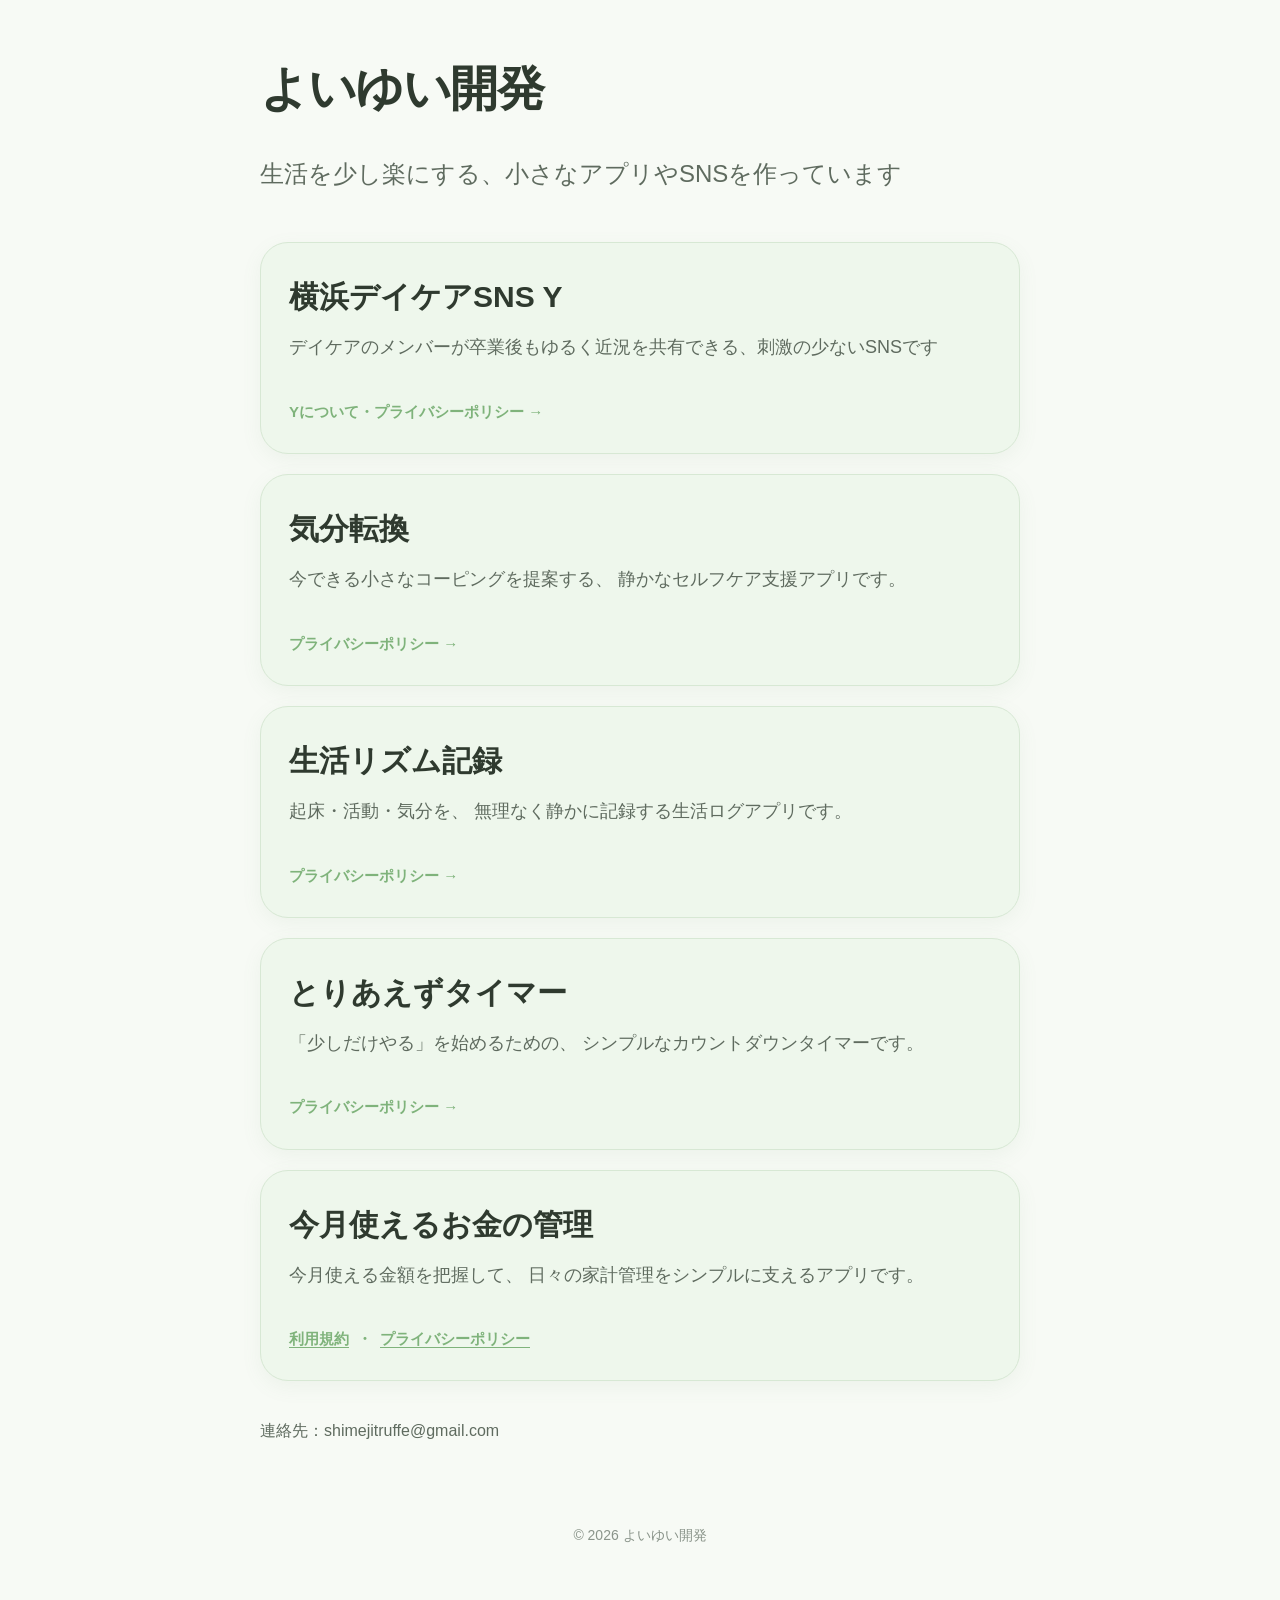
<file: index.html>
<!DOCTYPE html>
<html lang="ja">

<head>
  <meta charset="UTF-8" />
  <meta name="viewport" content="width=device-width, initial-scale=1.0" />
  <title>よいゆい開発</title>

  <style>
    :root {
      --bg: #f7faf5;
      --card: #eef7ec;
      --text: #2f3a2f;
      --subtext: #5f6b5f;
      --accent: #9fcf9b;
      --accent-dark: #7fb37b;
      --border: #d7e8d4;
      --shadow: rgba(120, 150, 120, 0.08);
    }

    * {
      box-sizing: border-box;
    }

    body {
      margin: 0;
      padding: 48px 20px 64px;
      background: var(--bg);
      color: var(--text);
      font-family:
        -apple-system,
        BlinkMacSystemFont,
        "Hiragino Sans",
        "Yu Gothic",
        sans-serif;
      line-height: 1.7;
    }

    .container {
      max-width: 760px;
      margin: 0 auto;
    }

    h1 {
      margin: 0;
      font-size: 48px;
      font-weight: 800;
      letter-spacing: -0.03em;
    }

    .lead {
      margin-top: 24px;
      margin-bottom: 48px;
      font-size: 24px;
      color: var(--subtext);
    }

    .support {
      color: var(--subtext);
    }

    .app-list {
      display: flex;
      flex-direction: column;
      gap: 20px;
    }

    .app-card {
      display: block;
      text-decoration: none;
      background: var(--card);
      border: 1px solid var(--border);
      border-radius: 28px;
      padding: 28px;
      transition:
        transform 0.15s ease,
        box-shadow 0.15s ease,
        border-color 0.15s ease;
      box-shadow: 0 6px 20px var(--shadow);
    }

    .app-card:hover {
      transform: translateY(-2px);
      border-color: var(--accent);
      box-shadow: 0 10px 28px rgba(120, 150, 120, 0.12);
    }

    .app-title {
      margin: 0;
      font-size: 30px;
      font-weight: 700;
      color: var(--text);
    }

    .app-description {
      margin-top: 10px;
      font-size: 18px;
      color: var(--subtext);
    }

    .policy-label {
      margin-top: 18px;
      display: inline-flex;
      align-items: center;
      gap: 8px;
      font-size: 15px;
      font-weight: 600;
      color: var(--accent-dark);
    }

    .policy-label a {
      color: inherit;
      text-underline-offset: 3px;
    }

    footer {
      margin-top: 64px;
      font-size: 14px;
      color: #8a948a;
      text-align: center;
    }

    @media (max-width: 640px) {
      body {
        padding: 36px 16px 48px;
      }

      h1 {
        font-size: 38px;
      }

      .lead {
        font-size: 20px;
        margin-bottom: 36px;
      } 

      .app-card {
        padding: 24px;
        border-radius: 24px;
      }

      .app-title {
        font-size: 26px;
      }

      .app-description {
        font-size: 16px;
      }
    }
  </style>
</head>

<body>
  <div class="container">

    <h1>よいゆい開発</h1>

    <p class="lead">
      生活を少し楽にする、小さなアプリやSNSを作っています
    </p>

    <div class="app-list">

      <a class="app-card" href="./y/about.html">
        <h2 class="app-title">横浜デイケアSNS Y</h2>

        <p class="app-description">
          デイケアのメンバーが卒業後もゆるく近況を共有できる、刺激の少ないSNSです
        </p>
        <div class="policy-label">
          Yについて・プライバシーポリシー →
        </div>
      </a>

      <a class="app-card" href="./kibuntenkan/privacy.html">
        <h2 class="app-title">気分転換</h2>

        <p class="app-description">
          今できる小さなコーピングを提案する、
          静かなセルフケア支援アプリです。
        </p>

        <div class="policy-label">
          プライバシーポリシー →
        </div>
      </a>

      <a class="app-card" href="./life-record/privacy.html">
        <h2 class="app-title">生活リズム記録</h2>

        <p class="app-description">
          起床・活動・気分を、
          無理なく静かに記録する生活ログアプリです。
        </p>

        <div class="policy-label">
          プライバシーポリシー →
        </div>
      </a>

      <a class="app-card" href="./toriaezu/privacy.html">
        <h2 class="app-title">とりあえずタイマー</h2>

        <p class="app-description">
          「少しだけやる」を始めるための、
          シンプルなカウントダウンタイマーです。
        </p>

        <div class="policy-label">
          プライバシーポリシー →
        </div>
      </a>

      <div class="app-card">
        <h2 class="app-title">今月使えるお金の管理</h2>

        <p class="app-description">
          今月使える金額を把握して、
          日々の家計管理をシンプルに支えるアプリです。
        </p>

        <div class="policy-label">
          <a href="./money-management/terms.html">利用規約</a>
          <span aria-hidden="true">・</span>
          <a href="./money-management/privacy.html">プライバシーポリシー</a>
        </div>
      </div>
      <p class="support">連絡先：shimejitruffe@gmail.com</p>
    </div>

    <footer>
      © 2026 よいゆい開発
    </footer>

  </div>
</body>

</html>
</file>
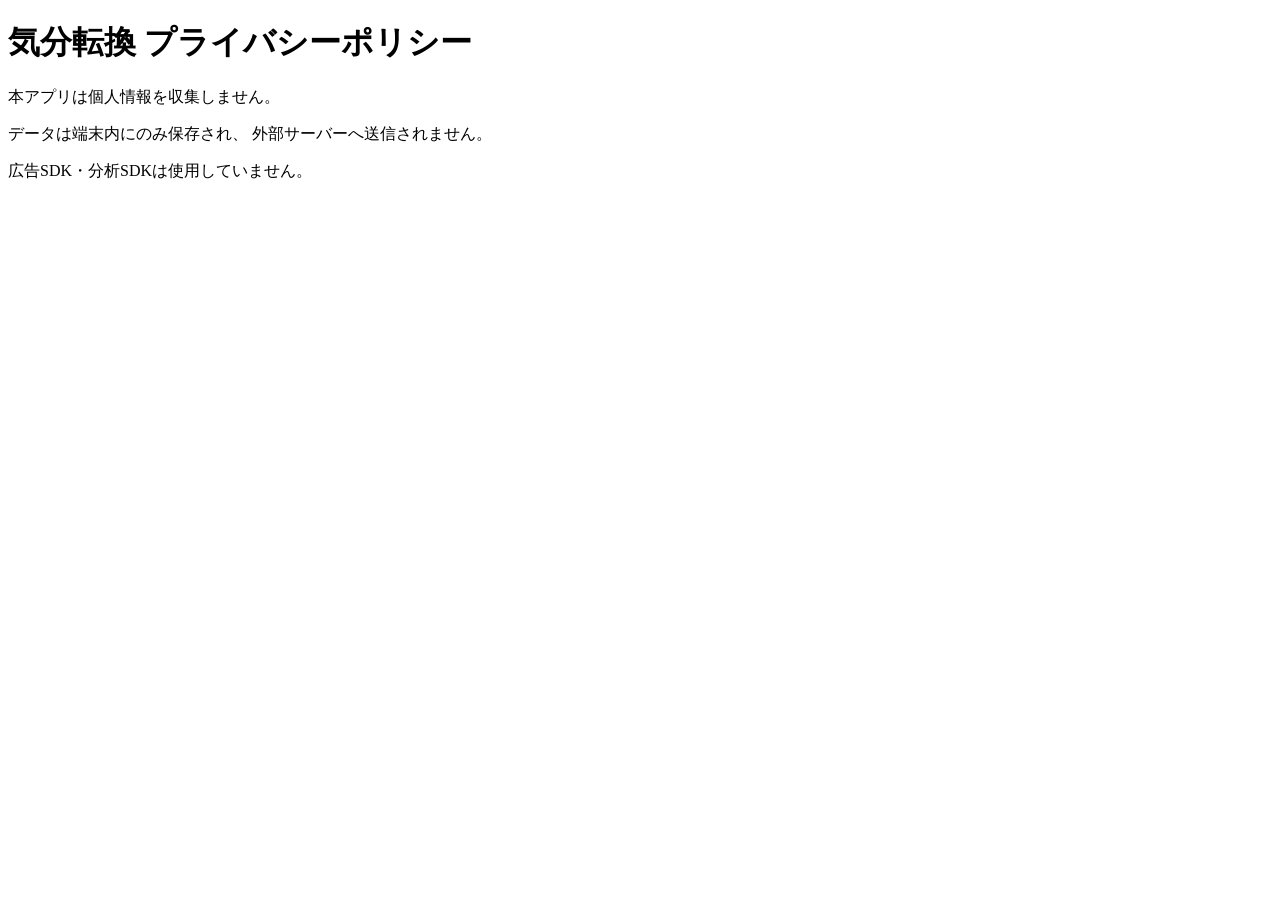
<file: kibuntenkan/privacy.html>
<!DOCTYPE html>
<html lang="ja">
<head>
  <meta charset="UTF-8">
  <title>気分転換 プライバシーポリシー</title>
</head>
<body>
  <h1>気分転換 プライバシーポリシー</h1>

  <p>
    本アプリは個人情報を収集しません。
  </p>

  <p>
    データは端末内にのみ保存され、
    外部サーバーへ送信されません。
  </p>

  <p>
    広告SDK・分析SDKは使用していません。
  </p>
</body>
</html>
</file>
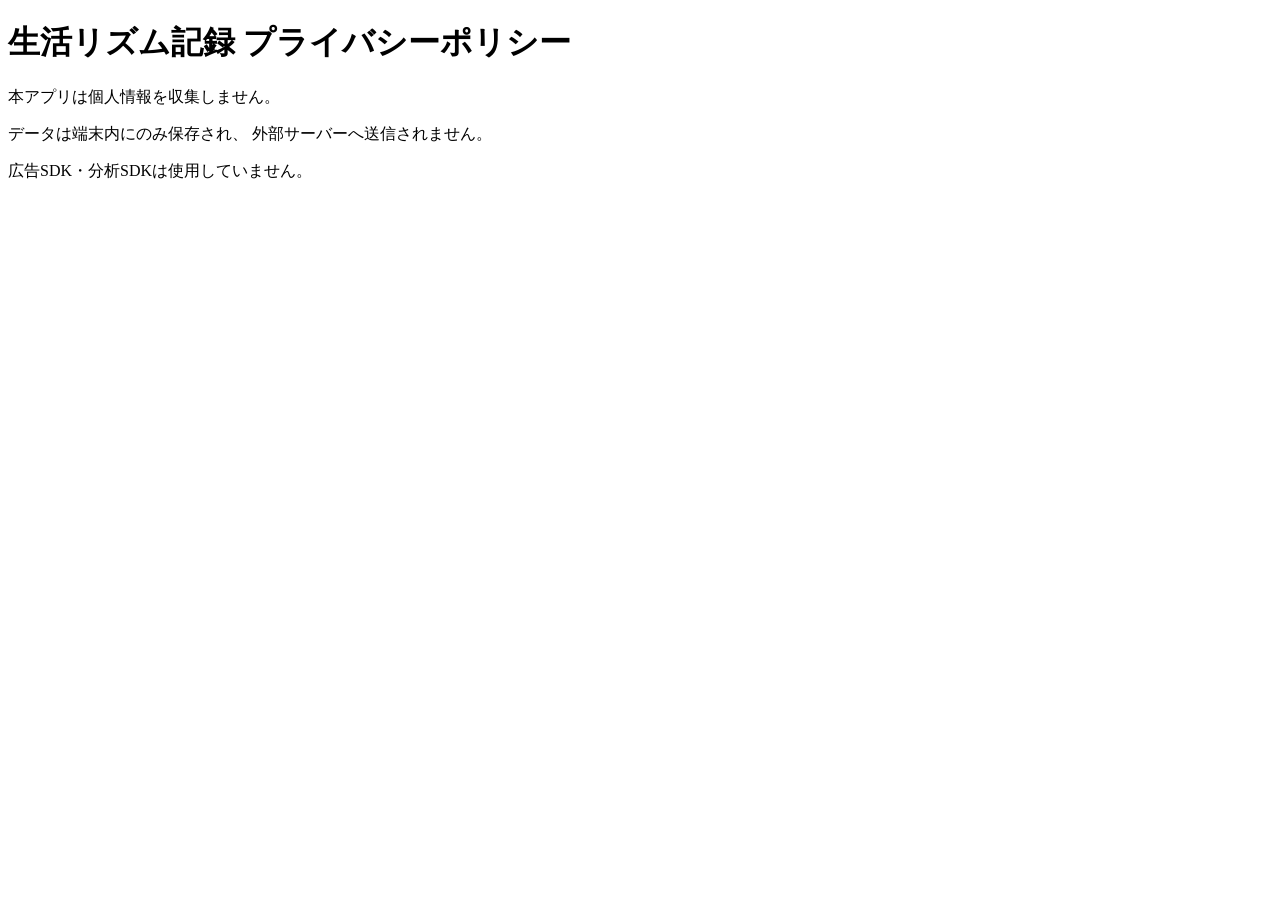
<file: life-record/privacy.html>
<!DOCTYPE html>
<html lang="ja">
<head>
  <meta charset="UTF-8">
  <title>生活リズム記録 プライバシーポリシー</title>
</head>
<body>
  <h1>生活リズム記録 プライバシーポリシー</h1>

  <p>
    本アプリは個人情報を収集しません。
  </p>

  <p>
    データは端末内にのみ保存され、
    外部サーバーへ送信されません。
  </p>

  <p>
    広告SDK・分析SDKは使用していません。
  </p>
</body>
</html>
</file>
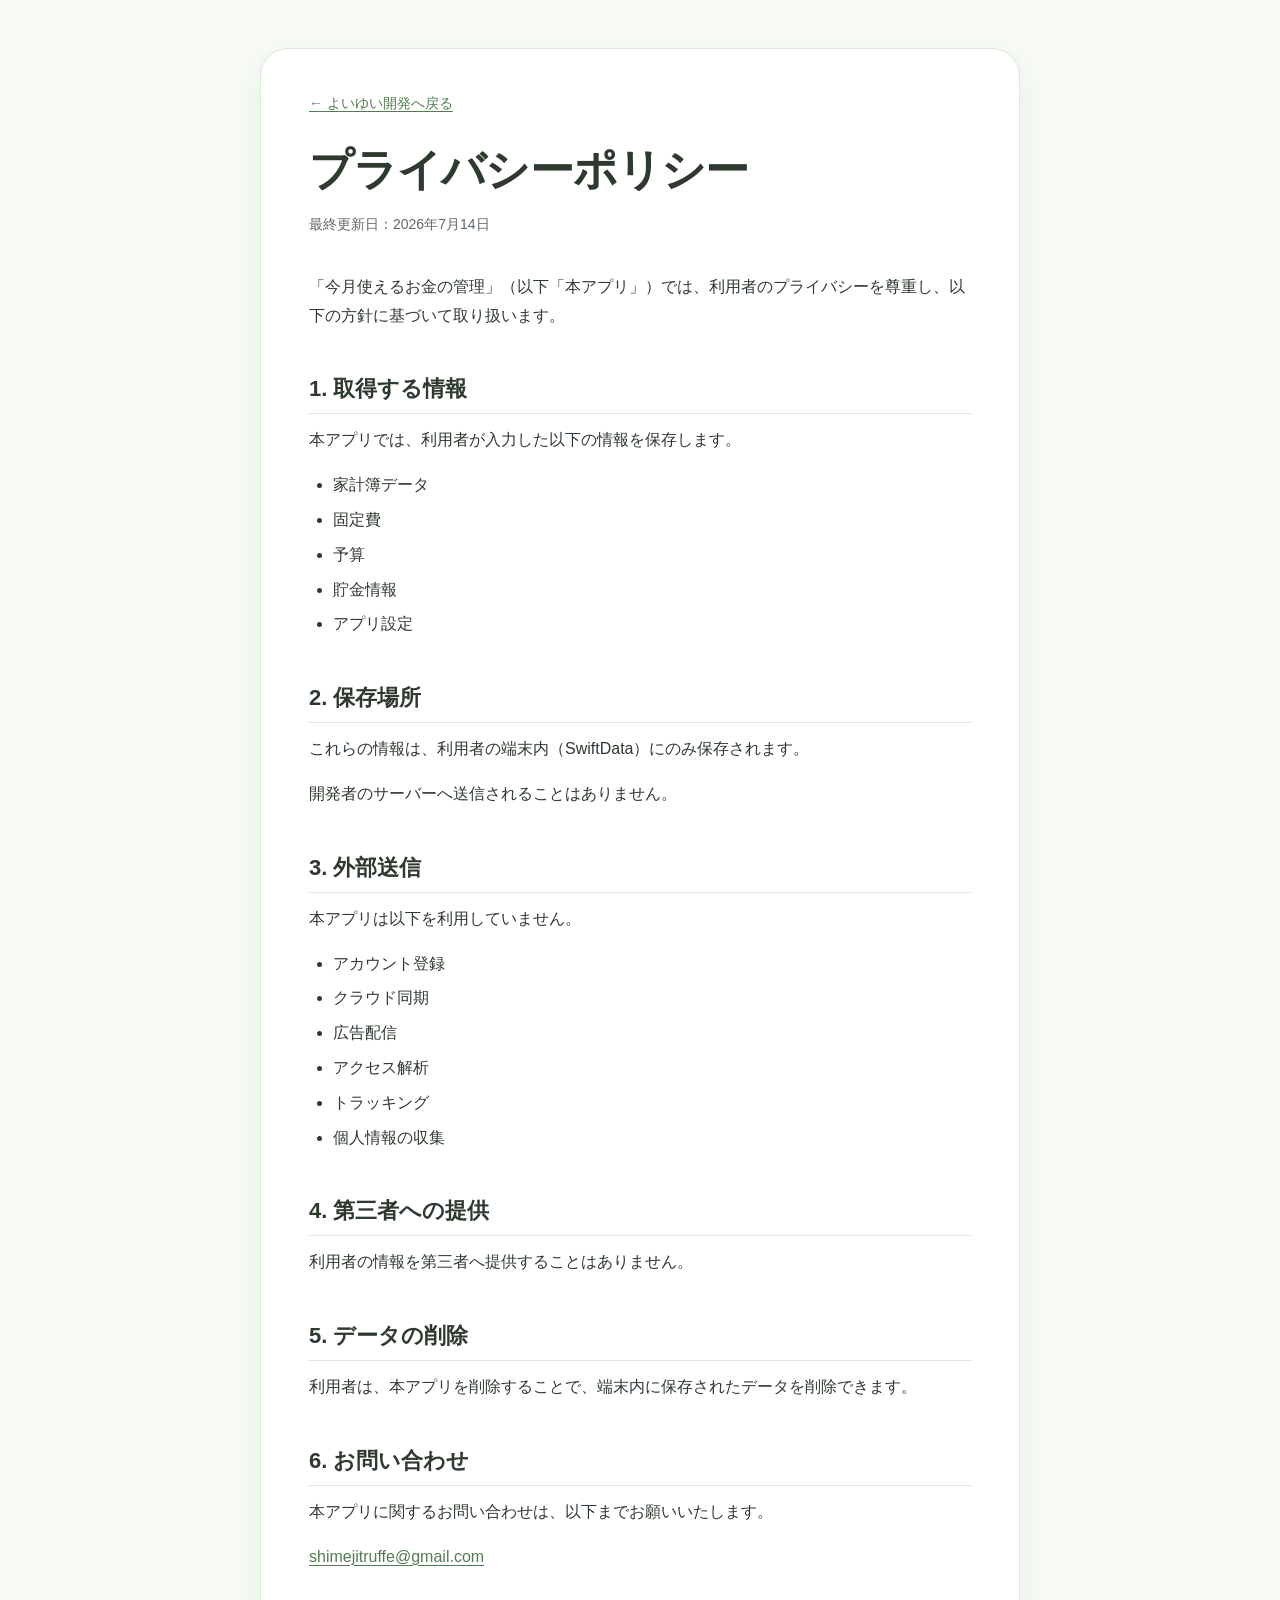
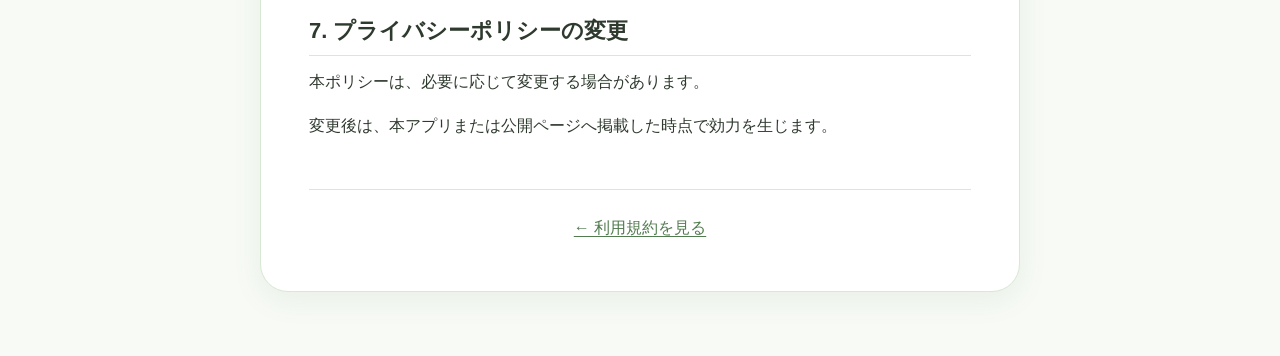
<file: money-management/privacy.html>
<!DOCTYPE html>
<html lang="ja">
<head>
  <meta charset="UTF-8">
  <meta name="viewport" content="width=device-width, initial-scale=1.0">
  <meta name="description" content="今月使えるお金の管理アプリのプライバシーポリシー">
  <title>プライバシーポリシー | 今月使えるお金の管理</title>
  <link rel="stylesheet" href="./style.css">
</head>
<body>
  <main>
    <a class="back-link" href="../index.html">← よいゆい開発へ戻る</a>
    <h1>プライバシーポリシー</h1>
    <p class="updated">最終更新日：2026年7月14日</p>

    <p>「今月使えるお金の管理」（以下「本アプリ」）では、利用者のプライバシーを尊重し、以下の方針に基づいて取り扱います。</p>

    <h2>1. 取得する情報</h2>
    <p>本アプリでは、利用者が入力した以下の情報を保存します。</p>
    <ul>
      <li>家計簿データ</li>
      <li>固定費</li>
      <li>予算</li>
      <li>貯金情報</li>
      <li>アプリ設定</li>
    </ul>

    <h2>2. 保存場所</h2>
    <p>これらの情報は、利用者の端末内（SwiftData）にのみ保存されます。</p>
    <p>開発者のサーバーへ送信されることはありません。</p>

    <h2>3. 外部送信</h2>
    <p>本アプリは以下を利用していません。</p>
    <ul>
      <li>アカウント登録</li>
      <li>クラウド同期</li>
      <li>広告配信</li>
      <li>アクセス解析</li>
      <li>トラッキング</li>
      <li>個人情報の収集</li>
    </ul>

    <h2>4. 第三者への提供</h2>
    <p>利用者の情報を第三者へ提供することはありません。</p>

    <h2>5. データの削除</h2>
    <p>利用者は、本アプリを削除することで、端末内に保存されたデータを削除できます。</p>

    <h2>6. お問い合わせ</h2>
    <p>本アプリに関するお問い合わせは、以下までお願いいたします。</p>
    <p><a class="contact-link" href="mailto:shimejitruffe@gmail.com">shimejitruffe@gmail.com</a></p>

    <h2>7. プライバシーポリシーの変更</h2>
    <p>本ポリシーは、必要に応じて変更する場合があります。</p>
    <p>変更後は、本アプリまたは公開ページへ掲載した時点で効力を生じます。</p>

    <nav class="page-switcher" aria-label="関連ページ">
      <a href="./terms.html">← 利用規約を見る</a>
    </nav>
  </main>
</body>
</html>
</file>
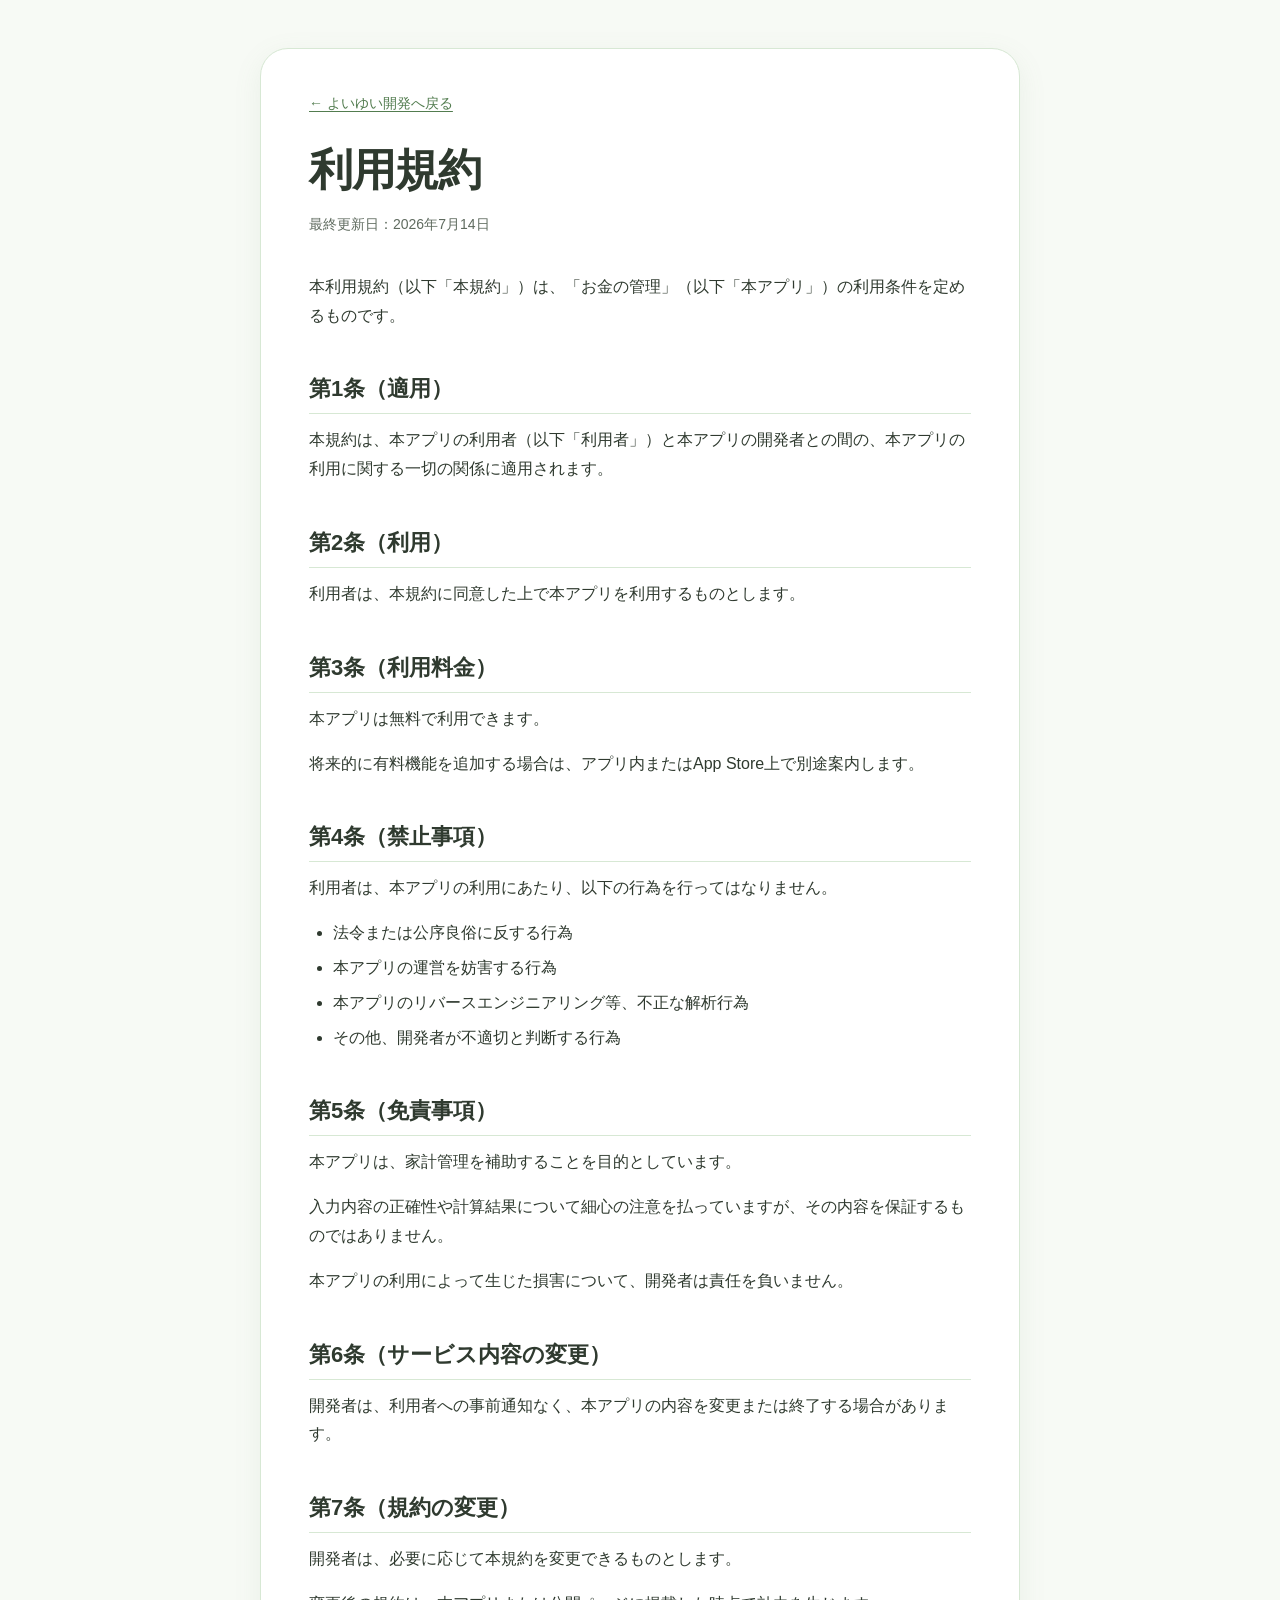
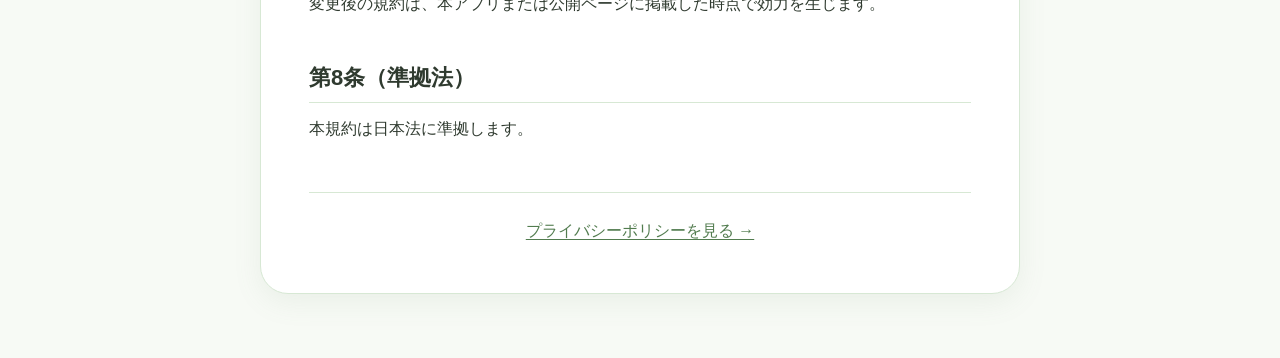
<file: money-management/terms.html>
<!DOCTYPE html>
<html lang="ja">
<head>
  <meta charset="UTF-8">
  <meta name="viewport" content="width=device-width, initial-scale=1.0">
  <meta name="description" content="今月使えるお金の管理アプリの利用規約">
  <title>利用規約 | 今月使えるお金の管理</title>
  <link rel="stylesheet" href="./style.css">
</head>
<body>
  <main>
    <a class="back-link" href="../index.html">← よいゆい開発へ戻る</a>
    <h1>利用規約</h1>
    <p class="updated">最終更新日：2026年7月14日</p>

    <p>本利用規約（以下「本規約」）は、「お金の管理」（以下「本アプリ」）の利用条件を定めるものです。</p>

    <h2>第1条（適用）</h2>
    <p>本規約は、本アプリの利用者（以下「利用者」）と本アプリの開発者との間の、本アプリの利用に関する一切の関係に適用されます。</p>

    <h2>第2条（利用）</h2>
    <p>利用者は、本規約に同意した上で本アプリを利用するものとします。</p>

    <h2>第3条（利用料金）</h2>
    <p>本アプリは無料で利用できます。</p>
    <p>将来的に有料機能を追加する場合は、アプリ内またはApp Store上で別途案内します。</p>

    <h2>第4条（禁止事項）</h2>
    <p>利用者は、本アプリの利用にあたり、以下の行為を行ってはなりません。</p>
    <ul>
      <li>法令または公序良俗に反する行為</li>
      <li>本アプリの運営を妨害する行為</li>
      <li>本アプリのリバースエンジニアリング等、不正な解析行為</li>
      <li>その他、開発者が不適切と判断する行為</li>
    </ul>

    <h2>第5条（免責事項）</h2>
    <p>本アプリは、家計管理を補助することを目的としています。</p>
    <p>入力内容の正確性や計算結果について細心の注意を払っていますが、その内容を保証するものではありません。</p>
    <p>本アプリの利用によって生じた損害について、開発者は責任を負いません。</p>

    <h2>第6条（サービス内容の変更）</h2>
    <p>開発者は、利用者への事前通知なく、本アプリの内容を変更または終了する場合があります。</p>

    <h2>第7条（規約の変更）</h2>
    <p>開発者は、必要に応じて本規約を変更できるものとします。</p>
    <p>変更後の規約は、本アプリまたは公開ページに掲載した時点で効力を生じます。</p>

    <h2>第8条（準拠法）</h2>
    <p>本規約は日本法に準拠します。</p>

    <nav class="page-switcher" aria-label="関連ページ">
      <a href="./privacy.html">プライバシーポリシーを見る →</a>
    </nav>
  </main>
</body>
</html>
</file>
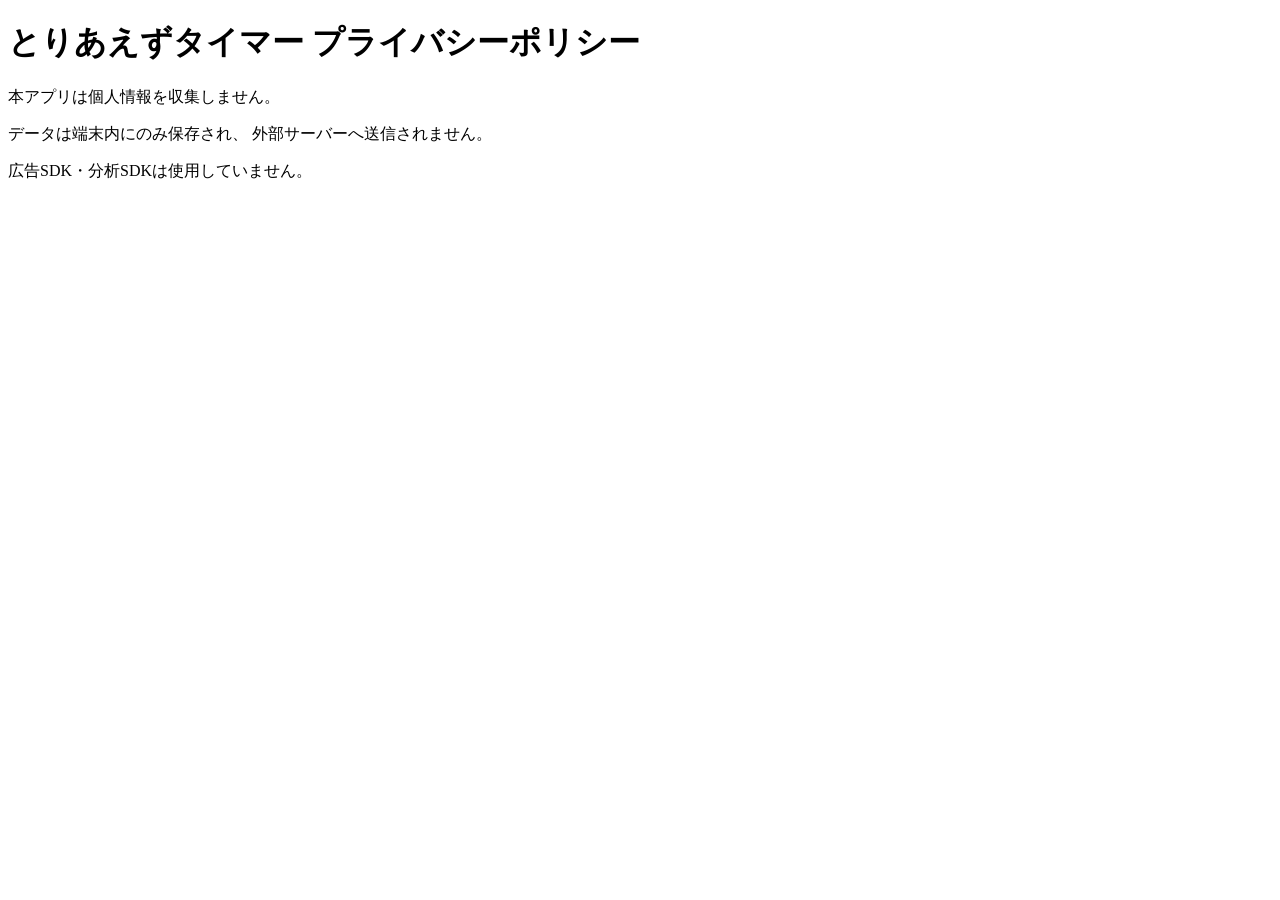
<file: toriaezu/privacy.html>
<!DOCTYPE html>
<html lang="ja">
<head>
  <meta charset="UTF-8">
  <title>とりあえずタイマー プライバシーポリシー</title>
</head>
<body>
  <h1>とりあえずタイマー プライバシーポリシー</h1>

  <p>
    本アプリは個人情報を収集しません。
  </p>

  <p>
    データは端末内にのみ保存され、
    外部サーバーへ送信されません。
  </p>

  <p>
    広告SDK・分析SDKは使用していません。
  </p>
</body>
</html>
</file>
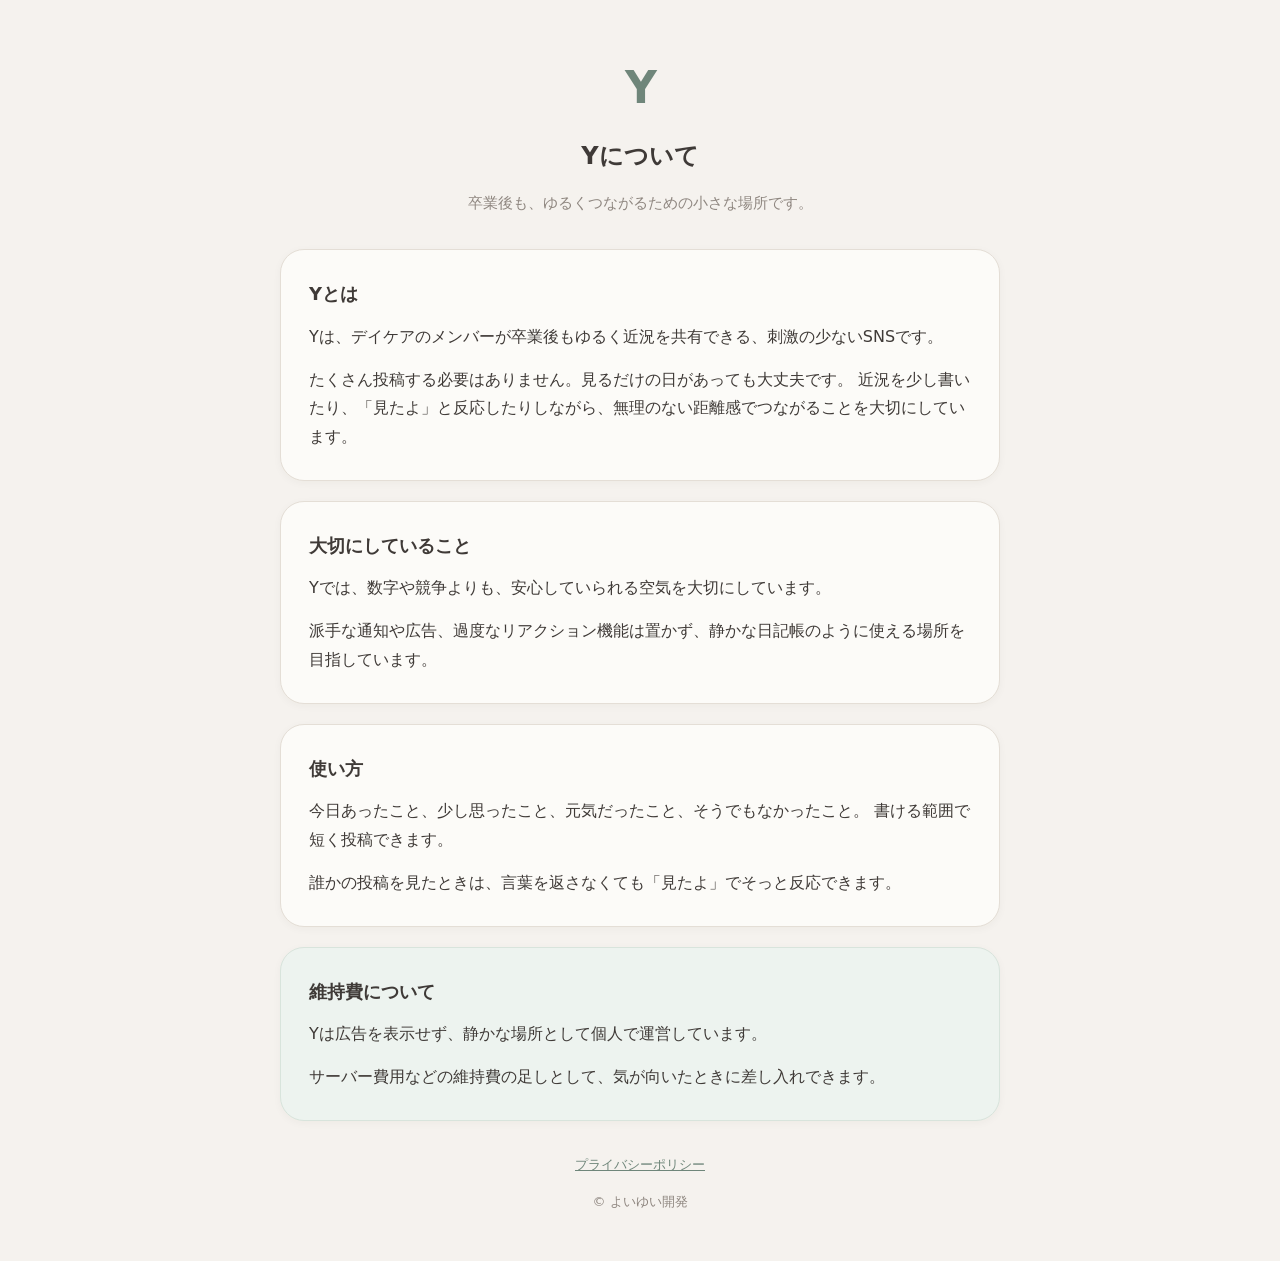
<file: y/about.html>
<!DOCTYPE html>
<html lang="ja">

<head>
    <meta charset="UTF-8" />
    <meta name="viewport" content="width=device-width, initial-scale=1.0" />
    <title>Yについて</title>
    <style>
        :root {
            --bg: #f5f2ee;
            --card: #fcfbf8;
            --text: #3f3a37;
            --muted: #8f8780;
            --border: #e4ded6;
            --accent: #6f867a;
            --accent-soft: #edf3ef;
        }

        body {
            margin: 0;
            font-family: "SF Pro Rounded", "Hiragino Sans", system-ui, sans-serif;
            background: var(--bg);
            color: var(--text);
            line-height: 1.8;
        }

        .container {
            max-width: 720px;
            margin: 0 auto;
            padding: 48px 20px;
        }

        header {
            margin-bottom: 32px;
            text-align: center;
        }

        .logo {
            font-size: 44px;
            font-weight: 700;
            color: var(--accent);
            letter-spacing: -0.04em;
            margin-bottom: 8px;
        }

        h1 {
            font-size: 24px;
            font-weight: 700;
            margin: 0;
        }

        .lead {
            color: var(--muted);
            font-size: 15px;
            margin-top: 12px;
        }

        section {
            background: var(--card);
            border: 1px solid var(--border);
            border-radius: 24px;
            padding: 28px;
            margin-bottom: 20px;
            box-shadow: 0 2px 8px rgba(60, 40, 20, 0.04);
        }

        h2 {
            font-size: 18px;
            margin: 0 0 12px;
        }

        p {
            margin: 0 0 14px;
        }

        p:last-child {
            margin-bottom: 0;
        }

        .support {
            background: var(--accent-soft);
            border-color: #d8e4dc;
        }

        .button {
            display: inline-block;
            margin-top: 12px;
            padding: 10px 18px;
            border-radius: 999px;
            background: var(--accent);
            color: #fff;
            text-decoration: none;
            font-size: 14px;
            font-weight: 600;
        }

        a {
            color: var(--accent);
            
        }

        footer {
            text-align: center;
            color: var(--muted);
            font-size: 13px;
            margin-top: 32px;
        }
    </style>
</head>

<body>
    <main class="container">
        <header>
            <div class="logo">Y</div>
            <h1>Yについて</h1>
            <p class="lead">
                卒業後も、ゆるくつながるための小さな場所です。
            </p>
        </header>

        <section>
            <h2>Yとは</h2>
            <p>
                Yは、デイケアのメンバーが卒業後もゆるく近況を共有できる、刺激の少ないSNSです。
            </p>
            <p>
                たくさん投稿する必要はありません。見るだけの日があっても大丈夫です。
                近況を少し書いたり、「見たよ」と反応したりしながら、無理のない距離感でつながることを大切にしています。
            </p>
        </section>

        <section>
            <h2>大切にしていること</h2>
            <p>
                Yでは、数字や競争よりも、安心していられる空気を大切にしています。
            </p>
            <p>
                派手な通知や広告、過度なリアクション機能は置かず、静かな日記帳のように使える場所を目指しています。
            </p>
        </section>

        <section>
            <h2>使い方</h2>
            <p>
                今日あったこと、少し思ったこと、元気だったこと、そうでもなかったこと。
                書ける範囲で短く投稿できます。
            </p>
            <p>
                誰かの投稿を見たときは、言葉を返さなくても「見たよ」でそっと反応できます。
            </p>
        </section>

        <section class="support">
            <h2>維持費について</h2>
            <p>
                Yは広告を表示せず、静かな場所として個人で運営しています。
            </p>
            <p>
                サーバー費用などの維持費の足しとして、気が向いたときに差し入れできます。
            </p>
            <!-- <a class="button" href="https://example.com" target="_blank" rel="noopener noreferrer">
        差し入れする
      </a> -->
        </section>


        <footer>
            <p><a href="privacy.html" style="text-align: center">プライバシーポリシー</a></p>
            <p>© よいゆい開発</p>
        </footer>
    </main>
</body>

</html>
</file>
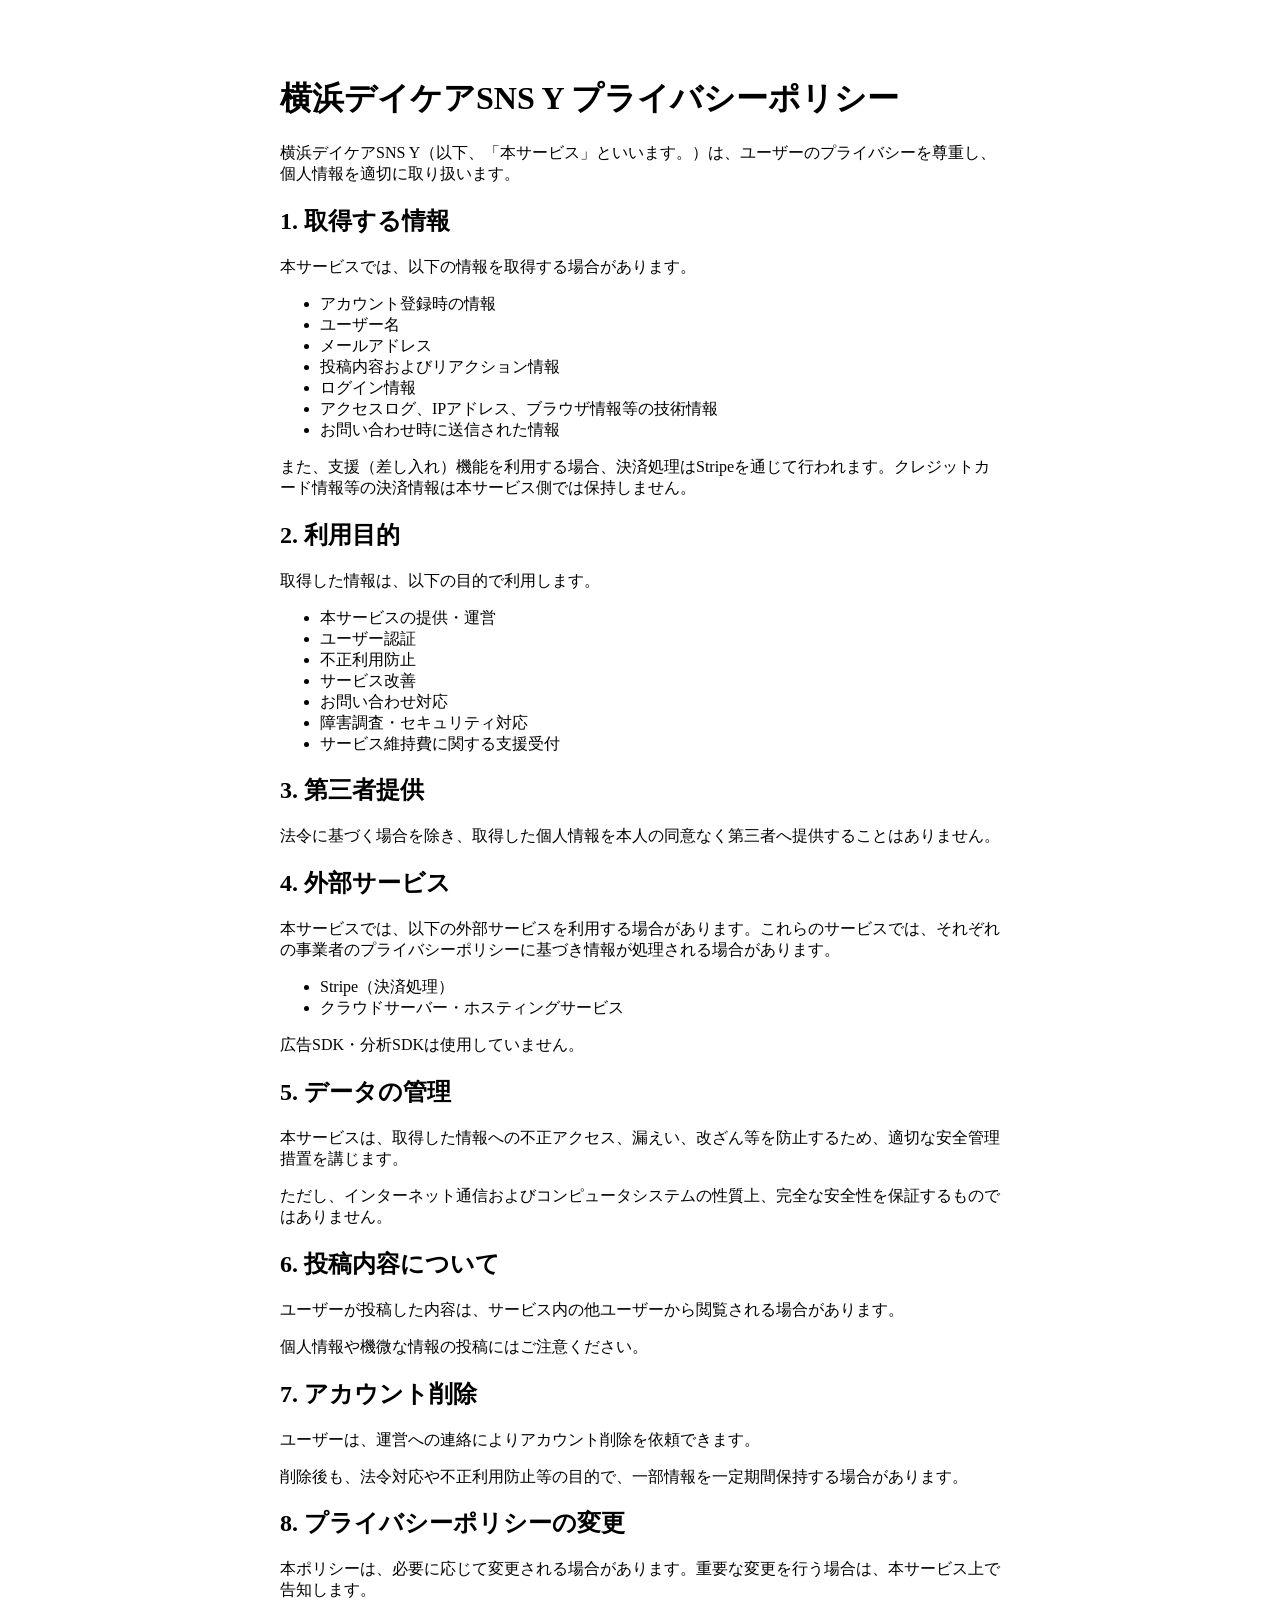
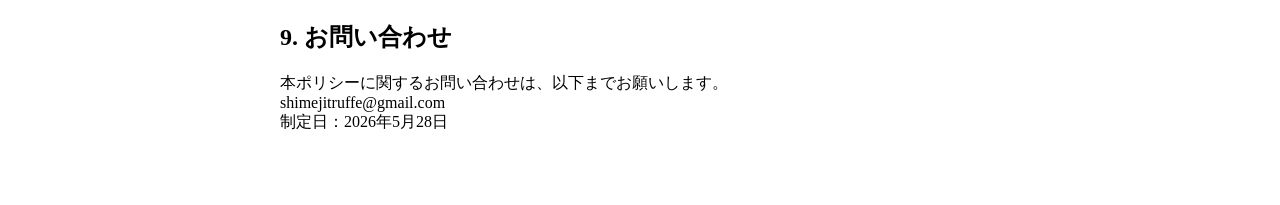
<file: y/privacy.html>
<!DOCTYPE html>
<html lang="ja">
<style>
    .container {
        max-width: 720px;
        margin: 0 auto;
        padding: 48px 20px;
    }
</style>

<head>
    <meta charset="UTF-8">
    <title>横浜デイケアSNS Y プライバシーポリシー</title>
</head>

<body>
    <main class="container">
        <h1>横浜デイケアSNS Y プライバシーポリシー</h1>

        <p>
            横浜デイケアSNS Y（以下、「本サービス」といいます。）は、ユーザーのプライバシーを尊重し、個人情報を適切に取り扱います。
        </p>

        <h2>1. 取得する情報</h2>

        <p>
            本サービスでは、以下の情報を取得する場合があります。
        </p>
        <ul>
            <li>アカウント登録時の情報</li>
            <li>ユーザー名</li>
            <li>メールアドレス</li>
            <li>投稿内容およびリアクション情報</li>
            <li>ログイン情報</li>
            <li>アクセスログ、IPアドレス、ブラウザ情報等の技術情報</li>
            <li>お問い合わせ時に送信された情報</li>
        </ul>
        <p>また、支援（差し入れ）機能を利用する場合、決済処理はStripeを通じて行われます。クレジットカード情報等の決済情報は本サービス側では保持しません。</p>


        <h2>2. 利用目的</h2>
        <p>
            取得した情報は、以下の目的で利用します。
        </p>
        <ul>
            <li>本サービスの提供・運営</li>
            <li>ユーザー認証</li>
            <li>不正利用防止</li>
            <li>サービス改善</li>
            <li>お問い合わせ対応</li>
            <li>障害調査・セキュリティ対応</li>
            <li>サービス維持費に関する支援受付</li>
        </ul>


        <h2>3. 第三者提供</h2>
        <p>法令に基づく場合を除き、取得した個人情報を本人の同意なく第三者へ提供することはありません。</p>

        <h2>4. 外部サービス</h2>
        <p>
            本サービスでは、以下の外部サービスを利用する場合があります。これらのサービスでは、それぞれの事業者のプライバシーポリシーに基づき情報が処理される場合があります。</p>
        <ul>
            <li>Stripe（決済処理）</li>
            <li>クラウドサーバー・ホスティングサービス</li>
        </ul>
        <p>
            広告SDK・分析SDKは使用していません。
        </p>

        <h2>5. データの管理</h2>
        <p>
            本サービスは、取得した情報への不正アクセス、漏えい、改ざん等を防止するため、適切な安全管理措置を講じます。</p>
        <p> ただし、インターネット通信およびコンピュータシステムの性質上、完全な安全性を保証するものではありません。
        </p>
        <h2>6. 投稿内容について</h2>
        <p>ユーザーが投稿した内容は、サービス内の他ユーザーから閲覧される場合があります。</p>
        <p>個人情報や機微な情報の投稿にはご注意ください。</p>
        <h2>7. アカウント削除</h2>
        <p>ユーザーは、運営への連絡によりアカウント削除を依頼できます。</p>
        <p>削除後も、法令対応や不正利用防止等の目的で、一部情報を一定期間保持する場合があります。</p>

        <h2>8. プライバシーポリシーの変更</h2>
        <p>
            本ポリシーは、必要に応じて変更される場合があります。重要な変更を行う場合は、本サービス上で告知します。
        </p>
        <h2>9. お問い合わせ</h2>
        <p>
            本ポリシーに関するお問い合わせは、以下までお願いします。<br>
            shimejitruffe@gmail.com<br>
            制定日：2026年5月28日
        </p>
    </main>
</body>

</html>
</file>
<file: money-management/style.css>
:root {
  --bg: #f7faf5;
  --surface: #ffffff;
  --text: #2f3a2f;
  --subtext: #5f6b5f;
  --accent: #7fb37b;
  --border: #d7e8d4;
  --shadow: rgba(120, 150, 120, 0.1);
}

* {
  box-sizing: border-box;
}

html {
  scroll-behavior: smooth;
}

body {
  margin: 0;
  padding: 48px 20px 64px;
  background: var(--bg);
  color: var(--text);
  font-family: -apple-system, BlinkMacSystemFont, "Hiragino Sans", "Yu Gothic", sans-serif;
  line-height: 1.8;
}

main {
  max-width: 760px;
  margin: 0 auto;
  padding: 40px 48px 48px;
  background: var(--surface);
  border: 1px solid var(--border);
  border-radius: 28px;
  box-shadow: 0 8px 28px var(--shadow);
}

.back-link,
.page-switcher a,
.contact-link {
  color: #527c4f;
  text-decoration-thickness: 1px;
  text-underline-offset: 3px;
}

.back-link {
  display: inline-block;
  margin-bottom: 24px;
  font-size: 14px;
}

h1 {
  margin: 0;
  font-size: clamp(30px, 6vw, 44px);
  line-height: 1.35;
  letter-spacing: -0.02em;
}

.updated {
  margin: 12px 0 36px;
  color: var(--subtext);
  font-size: 14px;
}

h2 {
  margin: 42px 0 12px;
  padding-bottom: 8px;
  border-bottom: 1px solid var(--border);
  font-size: 22px;
  line-height: 1.5;
}

p {
  margin: 0 0 16px;
}

ul {
  margin: 0 0 18px;
  padding-left: 1.5em;
}

li + li {
  margin-top: 6px;
}

.page-switcher {
  margin-top: 48px;
  padding-top: 24px;
  border-top: 1px solid var(--border);
  text-align: center;
}

@media (max-width: 640px) {
  body {
    padding: 20px 12px 40px;
  }

  main {
    padding: 28px 22px 36px;
    border-radius: 22px;
  }

  h2 {
    margin-top: 34px;
    font-size: 20px;
  }
}
</file>
